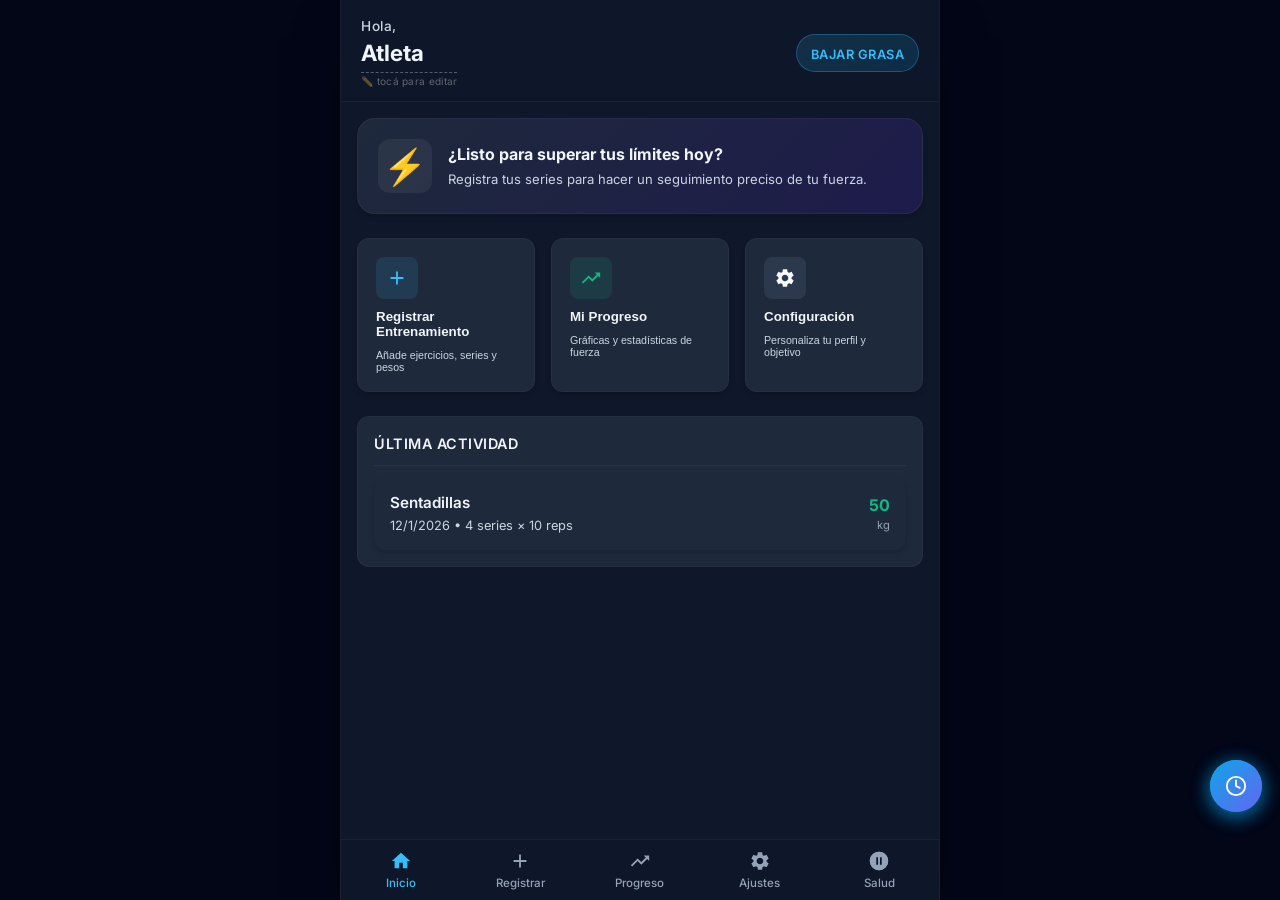
<file: index.html>
<!DOCTYPE html>
<html lang="es">
<head>
  <meta charset="UTF-8">
  <meta name="viewport" content="width=device-width, initial-scale=1.0, maximum-scale=1.0, user-scalable=no, viewport-fit=cover">
  <title>Mi Entrenamiento</title>
  
  <!-- PWA Meta Tags -->
  <link rel="manifest" href="manifest.json">
  <meta name="theme-color" content="#0f172a">
  <meta name="apple-mobile-web-app-capable" content="yes">
  <meta name="apple-mobile-web-app-status-bar-style" content="black-translucent">
  <link rel="apple-touch-icon" href="icon-192.png">
  
  <!-- Estilos -->
  <link rel="stylesheet" href="styles.css">
  
  <!-- Google Fonts -->
  <link rel="preconnect" href="https://fonts.googleapis.com">
  <link rel="preconnect" href="https://fonts.gstatic.com" crossorigin>
  <link href="https://fonts.googleapis.com/css2?family=Inter:wght@300;400;500;600;700;800&display=swap" rel="stylesheet">

  <style>
    /* ── Fixes de contraste y altura ── */
    html, body { height: 100%; }
    .app-container { min-height: 100dvh; }

    /* Nombre editable inline en el header */
    #header-user-name {
      cursor: pointer;
      border-bottom: 1.5px dashed rgba(255,255,255,.3);
      padding-bottom: 2px;
      transition: border-color .2s;
      outline: none;
      min-width: 60px;
      display: inline-block;
    }
    #header-user-name:focus {
      border-bottom-color: #38bdf8;
    }
    #header-user-name:focus::after {
      content: none;
    }
    .name-edit-hint {
      font-size: 10px;
      color: rgba(255,255,255,.35);
      letter-spacing: .3px;
      margin-top: 1px;
      display: block;
    }

    /* Mejor contraste en textos secundarios */
    .item-meta, .item-notes, .greeting-text,
    .menu-card p, .radio-desc, .stat-label,
    .about-card p, .danger-zone p,
    .welcome-text p {
      color: #cbd5e1 !important;
    }
    .menu-card h3, .stat-value, .item-title,
    .welcome-text h2, h1, h2, h3, h4 {
      color: #f1f5f9 !important;
    }
    label { color: #e2e8f0 !important; }
    .pwa-badge { color: #94a3b8 !important; }
  </style>
</head>
<body>

  <div class="app-container">
    
    <!-- Header Principal -->
    <header class="main-header">
      <div class="header-content">
        <div class="user-greeting">
          <span class="greeting-text">Hola,</span>
          <h1
            id="header-user-name"
            class="user-name"
            contenteditable="true"
            spellcheck="false"
            title="Tocá para editar tu nombre"
          >Atleta</h1>
          <span class="name-edit-hint">✏️ tocá para editar</span>
        </div>
        <div class="user-badge" id="header-user-badge">
          <span id="user-objective-badge">Ganar masa</span>
        </div>
      </div>
    </header>

    <main class="app-main">
      
      <!-- VISTA INICIO -->
      <section id="view-inicio" class="view active">
        <div class="welcome-card">
          <div class="welcome-icon">⚡</div>
          <div class="welcome-text">
            <h2>¿Listo para superar tus límites hoy?</h2>
            <p>Registra tus series para hacer un seguimiento preciso de tu fuerza.</p>
          </div>
        </div>

        <div class="menu-grid">
          <button class="menu-card" onclick="switchView('view-registrar')">
            <div class="card-icon register-icon">
              <svg xmlns="http://www.w3.org/2000/svg" viewBox="0 0 24 24" fill="currentColor">
                <path d="M19 13h-6v6h-2v-6H5v-2h6V5h2v6h6v2z"/>
              </svg>
            </div>
            <h3>Registrar Entrenamiento</h3>
            <p>Añade ejercicios, series y pesos</p>
          </button>

          <button class="menu-card" onclick="switchView('view-progreso')">
            <div class="card-icon progress-icon">
              <svg xmlns="http://www.w3.org/2000/svg" viewBox="0 0 24 24" fill="currentColor">
                <path d="M16 6l2.29 2.29-4.88 4.88-4-4L2 16.59 3.41 18l6-6 4 4 6.3-6.29L22 12V6h-6z"/>
              </svg>
            </div>
            <h3>Mi Progreso</h3>
            <p>Gráficas y estadísticas de fuerza</p>
          </button>

          <button class="menu-card" onclick="switchView('view-configuracion')">
            <div class="card-icon config-icon">
              <svg xmlns="http://www.w3.org/2000/svg" viewBox="0 0 24 24" fill="currentColor">
                <path d="M19.14 12.94c.04-.3.06-.61.06-.94 0-.32-.02-.64-.07-.94l2.03-1.58c.18-.14.23-.41.12-.61l-1.92-3.32c-.12-.22-.37-.29-.59-.22l-2.39.96c-.5-.38-1.03-.7-1.62-.94l-.36-2.54c-.04-.24-.24-.41-.48-.41h-3.84c-.24 0-.43.17-.47.41l-.36 2.54c-.59.24-1.13.57-1.62.94l-2.39-.96c-.22-.08-.47 0-.59.22L2.74 8.87c-.12.21-.08.47.12.61l2.03 1.58c-.05.3-.09.63-.09.94s.02.64.07.94l-2.03 1.58c-.18.14-.23.41-.12.61l1.92 3.32c.12.22.37.29.59.22l2.39-.96c.5.38 1.03.7 1.62.94l.36 2.54c.05.24.24.41.48.41h3.84c.24 0 .44-.17.47-.41l.36-2.54c.59-.24 1.13-.56 1.62-.94l2.39.96c.22.08.47 0 .59-.22l1.92-3.32c.12-.22.07-.47-.12-.61l-2.01-1.58zM12 15.6c-1.98 0-3.6-1.62-3.6-3.6s1.62-3.6 3.6-3.6 3.6 1.62 3.6 3.6-1.62 3.6-3.6 3.6z"/>
              </svg>
            </div>
            <h3>Configuración</h3>
            <p>Personaliza tu perfil y objetivo</p>
          </button>
        </div>

        <div class="recent-box">
          <div class="box-header">
            <h4>Última Actividad</h4>
          </div>
          <div id="quick-recent-workout" class="quick-status-empty">
            No hay entrenamientos registrados aún. ¡Registra el primero!
          </div>
        </div>
      </section>

      <!-- VISTA REGISTRAR -->
      <section id="view-registrar" class="view">
        <div class="section-nav">
          <button class="btn-back" onclick="switchView('view-inicio')">
            <svg xmlns="http://www.w3.org/2000/svg" viewBox="0 0 24 24" fill="currentColor" width="24" height="24">
              <path d="M20 11H7.83l5.59-5.59L12 4l-8 8 8 8 1.41-1.41L7.83 13H20v-2z"/>
            </svg>
            <span>Atrás</span>
          </button>
          <h2>Nuevo Registro</h2>
        </div>

        <form id="workout-form" class="custom-form">
          <div class="form-group">
            <label for="workout-type">Ejercicio o Grupo Muscular</label>
            <input type="text" id="workout-type" placeholder="Ej. Press Banca, Sentadillas, Espalda" required list="exercise-suggestions">
            <datalist id="exercise-suggestions">
              <option value="Sentadillas">
              <option value="Press de Banca">
              <option value="Peso Muerto">
              <option value="Dominadas">
              <option value="Prensa de Piernas">
              <option value="Press Militar">
              <option value="Curl de Bíceps">
              <option value="Extensión de Tríceps">
              <option value="Remo con Barra">
              <option value="Zancadas">
            </datalist>
          </div>

          <div class="form-row">
            <div class="form-group">
              <label for="workout-sets">Series</label>
              <input type="number" id="workout-sets" min="1" max="20" value="4" required>
            </div>
            <div class="form-group">
              <label for="workout-reps">Reps (Promedio)</label>
              <input type="number" id="workout-reps" min="1" max="100" value="10" required>
            </div>
            <div class="form-group">
              <label for="workout-weight">Peso (kg)</label>
              <input type="number" id="workout-weight" min="0" max="1000" step="0.5" value="60" required>
            </div>
          </div>

          <div class="form-group">
            <label for="workout-notes">Notas / Observaciones</label>
            <textarea id="workout-notes" rows="2" placeholder="Ej. Sentí buena congestión, subir peso la próxima semana"></textarea>
          </div>

          <button type="submit" class="btn-primary">
            <span>Guardar Entrenamiento</span>
            <svg xmlns="http://www.w3.org/2000/svg" viewBox="0 0 24 24" fill="currentColor" width="20" height="20">
              <path d="M9 16.17L4.83 12l-1.42 1.41L9 19 21 7l-1.41-1.41z"/>
            </svg>
          </button>
        </form>

        <div class="records-container">
          <h3 class="container-title">Historial Reciente</h3>
          <div id="workout-list" class="list-placeholder"></div>
        </div>
      </section>

      <!-- VISTA PROGRESO -->
      <section id="view-progreso" class="view">
        <div class="section-nav">
          <button class="btn-back" onclick="switchView('view-inicio')">
            <svg xmlns="http://www.w3.org/2000/svg" viewBox="0 0 24 24" fill="currentColor" width="24" height="24">
              <path d="M20 11H7.83l5.59-5.59L12 4l-8 8 8 8 1.41-1.41L7.83 13H20v-2z"/>
            </svg>
            <span>Atrás</span>
          </button>
          <h2>Mi Progreso</h2>
        </div>

        <div class="chart-card">
          <div class="chart-header">
            <h3>Evolución de Cargas</h3>
            <select id="chart-exercise-filter" class="chart-select">
              <option value="all">Todos los Ejercicios</option>
            </select>
          </div>
          <div class="canvas-wrapper">
            <canvas id="progress-canvas"></canvas>
            <div id="no-chart-data" class="chart-empty-msg">
              Registra diferentes entrenamientos para trazar tu gráfica de progreso.
            </div>
          </div>
          <div class="chart-legend">
            <span class="legend-item"><span class="dot primary"></span> Carga Máxima (kg)</span>
            <span class="legend-item"><span class="dot secondary"></span> Volumen (Series × Reps)</span>
          </div>
        </div>

        <div class="stats-grid">
          <div class="stat-card">
            <span class="stat-label">Total Entrenamientos</span>
            <span id="stat-total-workouts" class="stat-value">0</span>
          </div>
          <div class="stat-card">
            <span class="stat-label">Carga Máxima</span>
            <span id="stat-max-weight" class="stat-value">0 kg</span>
          </div>
        </div>

        <div class="danger-zone">
          <h3>Borrar Datos</h3>
          <p>Esta acción eliminará de forma permanente todo tu historial de entrenamiento y configuración local.</p>
          <button id="btn-clear-data" class="btn-danger">
            <svg xmlns="http://www.w3.org/2000/svg" viewBox="0 0 24 24" fill="currentColor" width="18" height="18">
              <path d="M6 19c0 1.1.9 2 2 2h8c1.1 0 2-.9 2-2V7H6v12zM19 4h-3.5l-1-1h-5l-1 1H5v2h14V4z"/>
            </svg>
            <span>Reiniciar Todos los Datos</span>
          </button>
        </div>
      </section>

      <!-- VISTA CONFIGURACION -->
      <section id="view-configuracion" class="view">
        <div class="section-nav">
          <button class="btn-back" onclick="switchView('view-inicio')">
            <svg xmlns="http://www.w3.org/2000/svg" viewBox="0 0 24 24" fill="currentColor" width="24" height="24">
              <path d="M20 11H7.83l5.59-5.59L12 4l-8 8 8 8 1.41-1.41L7.83 13H20v-2z"/>
            </svg>
            <span>Atrás</span>
          </button>
          <h2>Configuración</h2>
        </div>

        <form id="config-form" class="custom-form">
          <div class="form-group">
            <label for="user-name-input">Nombre del Deportista / Cliente</label>
            <input type="text" id="user-name-input" placeholder="Tu nombre o Nickname" required>
          </div>

          <div class="form-group">
            <label>Objetivo de Entrenamiento</label>
            <div class="radio-selectors">
              <label class="radio-card">
                <input type="radio" name="user-objective" value="Bajar grasa" checked>
                <div class="radio-content">
                  <span class="radio-emoji">💪</span>
                  <div class="radio-txt">
                    <span class="radio-title">Bajar grasa</span>
                    <span class="radio-desc">Déficit calórico, tonificación muscular extrema</span>
                  </div>
                </div>
              </label>
              <label class="radio-card">
                <input type="radio" name="user-objective" value="Ganar masa">
                <div class="radio-content">
                  <span class="radio-emoji">🔥</span>
                  <div class="radio-txt">
                    <span class="radio-title">Ganar masa muscular</span>
                    <span class="radio-desc">Superavit calórico, hipertrofia enfocada</span>
                  </div>
                </div>
              </label>
              <label class="radio-card">
                <input type="radio" name="user-objective" value="Tonificar">
                <div class="radio-content">
                  <span class="radio-emoji">✨</span>
                  <div class="radio-txt">
                    <span class="radio-title">Tonificar y Fuerza</span>
                    <span class="radio-desc">Mantenimiento de grasa, ganancia de potencia</span>
                  </div>
                </div>
              </label>
            </div>
          </div>

          <button type="submit" class="btn-primary">
            <span>Guardar Configuración</span>
            <svg xmlns="http://www.w3.org/2000/svg" viewBox="0 0 24 24" fill="currentColor" width="20" height="20">
              <path d="M9 16.17L4.83 12l-1.42 1.41L9 19 21 7l-1.41-1.41z"/>
            </svg>
          </button>
        </form>

        <div class="about-card">
          <h4>Acerca de la App</h4>
          <p>Entrenamiento Tracker PWA. Funciona 100% offline y almacena localmente todos tus registros de forma segura.</p>
          <div class="pwa-badge">Versión 1.2.0 • PWA Autónoma</div>
        </div>
      </section>

    </main>

    <!-- Nav inferior -->
    <nav class="bottom-nav">
      <button class="nav-item active" id="nav-inicio" onclick="switchView('view-inicio')">
        <svg xmlns="http://www.w3.org/2000/svg" viewBox="0 0 24 24" fill="currentColor" class="nav-icon">
          <path d="M10 20v-6h4v6h5v-8h3L12 3 2 12h3v8z"/>
        </svg>
        <span>Inicio</span>
      </button>
      <button class="nav-item" id="nav-registrar" onclick="switchView('view-registrar')">
        <svg xmlns="http://www.w3.org/2000/svg" viewBox="0 0 24 24" fill="currentColor" class="nav-icon">
          <path d="M19 13h-6v6h-2v-6H5v-2h6V5h2v6h6v2z"/>
        </svg>
        <span>Registrar</span>
      </button>
      <button class="nav-item" id="nav-progreso" onclick="switchView('view-progreso')">
        <svg xmlns="http://www.w3.org/2000/svg" viewBox="0 0 24 24" fill="currentColor" class="nav-icon">
          <path d="M16 6l2.29 2.29-4.88 4.88-4-4L2 16.59 3.41 18l6-6 4 4 6.3-6.29L22 12V6h-6z"/>
        </svg>
        <span>Progreso</span>
      </button>
      <button class="nav-item" id="nav-configuracion" onclick="switchView('view-configuracion')">
        <svg xmlns="http://www.w3.org/2000/svg" viewBox="0 0 24 24" fill="currentColor" class="nav-icon">
          <path d="M19.14 12.94c.04-.3.06-.61.06-.94 0-.32-.02-.64-.07-.94l2.03-1.58c.18-.14.23-.41.12-.61l-1.92-3.32c-.12-.22-.37-.29-.59-.22l-2.39.96c-.5-.38-1.03-.7-1.62-.94l-.36-2.54c-.04-.24-.24-.41-.48-.41h-3.84c-.24 0-.43.17-.47.41l-.36 2.54c-.59.24-1.13.57-1.62.94l-2.39-.96c-.22-.08-.47 0-.59.22L2.74 8.87c-.12.21-.08.47.12.61l2.03 1.58c-.05.3-.09.63-.09.94s.02.64.07.94l-2.03 1.58c-.18.14-.23.41-.12.61l1.92 3.32c.12.22.37.29.59.22l2.39-.96c.5.38 1.03.7 1.62.94l.36 2.54c.05.24.24.41.48.41h3.84c.24 0 .44-.17.47-.41l.36-2.54c.59-.24 1.13-.56 1.62-.94l2.39.96c.22.08.47 0 .59-.22l1.92-3.32c.12-.22.07-.47-.12-.61l-2.01-1.58zM12 15.6c-1.98 0-3.6-1.62-3.6-3.6s1.62-3.6 3.6-3.6 3.6 1.62 3.6 3.6-1.62 3.6-3.6 3.6z"/>
        </svg>
        <span>Ajustes</span>
      </button>
    </nav>
  </div>

  <script src="app.js"></script>
  <script src="timer.js"></script>
  <script src="features.js"></script>

  <!-- Nombre editable inline: guarda al perder foco o presionar Enter -->
  <script>
    (function() {
      const el = document.getElementById('header-user-name');
      if (!el) return;
      function saveName() {
        const name = el.textContent.trim();
        if (!name) { el.textContent = 'Atleta'; return; }
        // Actualizar perfil en app.js
        if (typeof userProfile !== 'undefined') {
          userProfile.name = name;
          if (typeof saveProfile === 'function') saveProfile();
        }
        const inp = document.getElementById('user-name-input');
        if (inp) inp.value = name;
      }
      el.addEventListener('blur', saveName);
      el.addEventListener('keydown', (e) => {
        if (e.key === 'Enter') { e.preventDefault(); el.blur(); }
      });
    })();
  </script>
  
  <script src="app.js"></script>
<script src="timer.js"></script>
<script src="features.js"></script>
<script src="salud.js"></script>
</body>
</html>
</file>
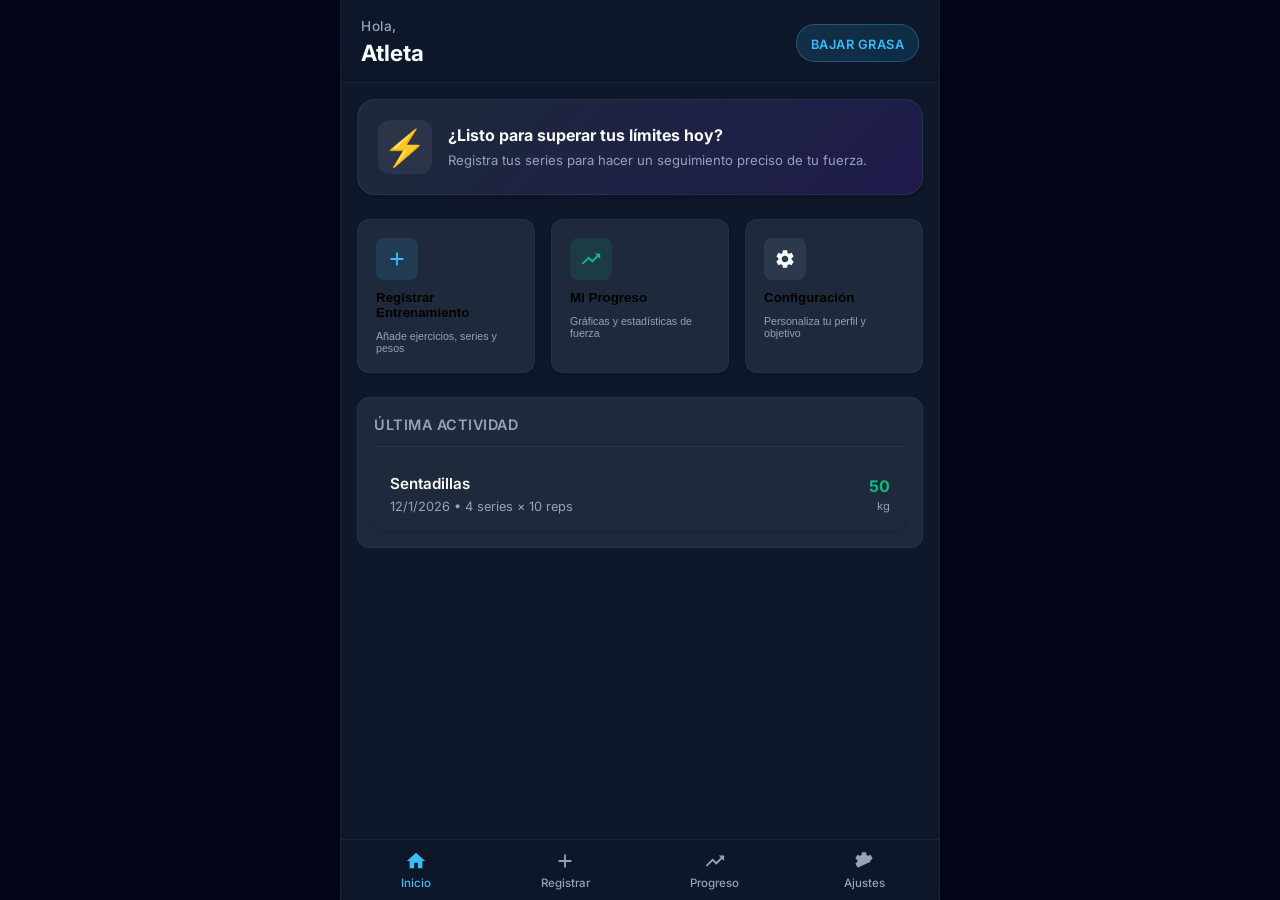
<file: app/src/main/assets/index.html>
<!DOCTYPE html>
<html lang="es">
<head>
  <meta charset="UTF-8">
  <meta name="viewport" content="width=device-width, initial-scale=1.0, maximum-scale=1.0, user-scalable=no, viewport-fit=cover">
  <title>Mi Entrenamiento</title>
  
  <!-- PWA Meta Tags -->
  <link rel="manifest" href="manifest.json">
  <meta name="theme-color" content="#0f172a">
  <meta name="apple-mobile-web-app-capable" content="yes">
  <meta name="apple-mobile-web-app-status-bar-style" content="black-translucent">
  <link rel="apple-touch-icon" href="icon-192.png">
  
  <!-- Estilos -->
  <link rel="stylesheet" href="styles.css">
  
  <!-- Google Fonts: Inter para un look moderno y limpio -->
  <link rel="preconnect" href="https://fonts.googleapis.com">
  <link rel="preconnect" href="https://fonts.gstatic.com" crossorigin>
  <link href="https://fonts.googleapis.com/css2?family=Inter:wght@300;400;500;600;700;800&display=swap" rel="stylesheet">
</head>
<body>

  <!-- App Shell -->
  <div class="app-container">
    
    <!-- Header Principal -->
    <header class="main-header">
      <div class="header-content">
        <div class="user-greeting">
          <span class="greeting-text">Hola,</span>
          <h1 id="header-user-name" class="user-name">Atleta</h1>
        </div>
        <div class="user-badge" id="header-user-badge">
          <span id="user-objective-badge">Ganar masa</span>
        </div>
      </div>
    </header>

    <!-- Pestañas de Navegación / Pantalla de Inicio -->
    <main class="app-main">
      
      <!-- VISTA INICIO -->
      <section id="view-inicio" class="view active">
        <div class="welcome-card">
          <div class="welcome-icon">⚡</div>
          <div class="welcome-text">
            <h2>¿Listo para superar tus límites hoy?</h2>
            <p>Registra tus series para hacer un seguimiento preciso de tu fuerza.</p>
          </div>
        </div>

        <div class="menu-grid">
          <button class="menu-card" onclick="switchView('view-registrar')">
            <div class="card-icon register-icon">
              <svg xmlns="http://www.w3.org/2000/svg" viewBox="0 0 24 24" fill="currentColor">
                <path d="M19 13h-6v6h-2v-6H5v-2h6V5h2v6h6v2z"/>
              </svg>
            </div>
            <h3>Registrar Entrenamiento</h3>
            <p>Añade ejercicios, series y pesos</p>
          </button>

          <button class="menu-card" onclick="switchView('view-progreso')">
            <div class="card-icon progress-icon">
              <svg xmlns="http://www.w3.org/2000/svg" viewBox="0 0 24 24" fill="currentColor">
                <path d="M16 6l2.29 2.29-4.88 4.88-4-4L2 16.59 3.41 18l6-6 4 4 6.3-6.29L22 12V6h-6z"/>
              </svg>
            </div>
            <h3>Mi Progreso</h3>
            <p>Gráficas y estadísticas de fuerza</p>
          </button>

          <button class="menu-card" onclick="switchView('view-configuracion')">
            <div class="card-icon config-icon">
              <svg xmlns="http://www.w3.org/2000/svg" viewBox="0 0 24 24" fill="currentColor">
                <path d="M19.14 12.94c.04-.3.06-.61.06-.94 0-.32-.02-.64-.07-.94l2.03-1.58c.18-.14.23-.41.12-.61l-1.92-3.32c-.12-.22-.37-.29-.59-.22l-2.39.96c-.5-.38-1.03-.7-1.62-.94l-.36-2.54c-.04-.24-.24-.41-.48-.41h-3.84c-.24 0-.43.17-.47.41l-.36 2.54c-.59.24-1.13.57-1.62.94l-2.39-.96c-.22-.08-.47 0-.59.22L2.74 8.87c-.12.21-.08.47.12.61l2.03 1.58c-.05.3-.09.63-.09.94s.02.64.07.94l-2.03 1.58c-.18.14-.23.41-.12.61l1.92 3.32c.12.22.37.29.59.22l2.39-.96c.5.38 1.03.7 1.62.94l.36 2.54c.05.24.24.41.48.41h3.84c.24 0 .44-.17.47-.41l.36-2.54c.59-.24 1.13-.56 1.62-.94l2.39.96c.22.08.47 0 .59-.22l1.92-3.32c.12-.22.07-.47-.12-.61l-2.01-1.58zM12 15.6c-1.98 0-3.6-1.62-3.6-3.6s1.62-3.6 3.6-3.6 3.6 1.62 3.6 3.6-1.62 3.6-3.6 3.6z"/>
              </svg>
            </div>
            <h3>Configuración</h3>
            <p>Personaliza tu perfil y objetivo</p>
          </button>
        </div>

        <!-- Resumen rápido de la última actividad -->
        <div class="recent-box">
          <div class="box-header">
            <h4>Última Actividad</h4>
          </div>
          <div id="quick-recent-workout" class="quick-status-empty">
            No hay entrenamientos registrados aún. ¡Registra el primero!
          </div>
        </div>
      </section>

      <!-- VISTA REGISTRAR -->
      <section id="view-registrar" class="view">
        <div class="section-nav">
          <button class="btn-back" onclick="switchView('view-inicio')">
            <svg xmlns="http://www.w3.org/2000/svg" viewBox="0 0 24 24" fill="currentColor" width="24" height="24">
              <path d="M20 11H7.83l5.59-5.59L12 4l-8 8 8 8 1.41-1.41L7.83 13H20v-2z"/>
            </svg>
            <span>Atrás</span>
          </button>
          <h2>Nuevo Registro</h2>
        </div>

        <form id="workout-form" class="custom-form">
          <div class="form-group">
            <label for="workout-type">Ejercicio o Grupo Muscular</label>
            <input type="text" id="workout-type" placeholder="Ej. Press Banca, Sentadillas, Espalda" required list="exercise-suggestions">
            <datalist id="exercise-suggestions">
              <option value="Sentadillas">
              <option value="Press de Banca">
              <option value="Peso Muerto">
              <option value="Dominadas">
              <option value="Prensa de Piernas">
              <option value="Press Militar">
              <option value="Curl de Bíceps">
              <option value="Extensión de Tríceps">
              <option value="Remo con Barra">
              <option value="Zancadas">
            </datalist>
          </div>

          <div class="form-row">
            <div class="form-group">
              <label for="workout-sets">Series</label>
              <input type="number" id="workout-sets" min="1" max="20" value="4" required>
            </div>
            <div class="form-group">
              <label for="workout-reps">Reps (Promedio)</label>
              <input type="number" id="workout-reps" min="1" max="100" value="10" required>
            </div>
            <div class="form-group">
              <label for="workout-weight">Peso (kg)</label>
              <input type="number" id="workout-weight" min="0" max="1000" step="0.5" value="60" required>
            </div>
          </div>

          <div class="form-group">
            <label for="workout-notes">Notas / Observaciones</label>
            <textarea id="workout-notes" rows="2" placeholder="Ej. Sentí buena congestión, subir peso la próxima semana"></textarea>
          </div>

          <button type="submit" class="btn-primary">
            <span>Guardar Entrenamiento</span>
            <svg xmlns="http://www.w3.org/2000/svg" viewBox="0 0 24 24" fill="currentColor" width="20" height="20">
              <path d="M9 16.17L4.83 12l-1.42 1.41L9 19 21 7l-1.41-1.41z"/>
            </svg>
          </button>
        </form>

        <div class="records-container">
          <h3 class="container-title">Historial Reciente</h3>
          <div id="workout-list" class="list-placeholder">
            <!-- Los registros se inyectarán aquí dinámicamente -->
          </div>
        </div>
      </section>

      <!-- VISTA PROGRESO -->
      <section id="view-progreso" class="view">
        <div class="section-nav">
          <button class="btn-back" onclick="switchView('view-inicio')">
            <svg xmlns="http://www.w3.org/2000/svg" viewBox="0 0 24 24" fill="currentColor" width="24" height="24">
              <path d="M20 11H7.83l5.59-5.59L12 4l-8 8 8 8 1.41-1.41L7.83 13H20v-2z"/>
            </svg>
            <span>Atrás</span>
          </button>
          <h2>Mi Progreso</h2>
        </div>

        <div class="chart-card">
          <div class="chart-header">
            <h3>Evolución de Cargas</h3>
            <select id="chart-exercise-filter" class="chart-select">
              <option value="all">Todos los Ejercicios</option>
            </select>
          </div>
          
          <div class="canvas-wrapper">
            <canvas id="progress-canvas"></canvas>
            <div id="no-chart-data" class="chart-empty-msg">
              Registra diferentes entrenamientos para trazar tu gráfica de progreso.
            </div>
          </div>
          <div class="chart-legend">
            <span class="legend-item"><span class="dot primary"></span> Carga Máxima (kg)</span>
            <span class="legend-item"><span class="dot secondary"></span> Volumen (Series × Reps)</span>
          </div>
        </div>

        <!-- Estadísticas -->
        <div class="stats-grid">
          <div class="stat-card">
            <span class="stat-label">Total Entrenamientos</span>
            <span id="stat-total-workouts" class="stat-value">0</span>
          </div>
          <div class="stat-card">
            <span class="stat-label">Carga Máxima</span>
            <span id="stat-max-weight" class="stat-value">0 kg</span>
          </div>
        </div>

        <div class="danger-zone">
          <h3>Borrar Datos</h3>
          <p>Esta acción eliminará de forma permanente todo tu historial de entrenamiento y configuración local.</p>
          <button id="btn-clear-data" class="btn-danger">
            <svg xmlns="http://www.w3.org/2000/svg" viewBox="0 0 24 24" fill="currentColor" width="18" height="18">
              <path d="M6 19c0 1.1.9 2 2 2h8c1.1 0 2-.9 2-2V7H6v12zM19 4h-3.5l-1-1h-5l-1 1H5v2h14V4z"/>
            </svg>
            <span>Reiniciar Todos los Datos</span>
          </button>
        </div>
      </section>

      <!-- VISTA CONFIGURACION -->
      <section id="view-configuracion" class="view">
        <div class="section-nav">
          <button class="btn-back" onclick="switchView('view-inicio')">
            <svg xmlns="http://www.w3.org/2000/svg" viewBox="0 0 24 24" fill="currentColor" width="24" height="24">
              <path d="M20 11H7.83l5.59-5.59L12 4l-8 8 8 8 1.41-1.41L7.83 13H20v-2z"/>
            </svg>
            <span>Atrás</span>
          </button>
          <h2>Configuración</h2>
        </div>

        <form id="config-form" class="custom-form">
          <div class="form-group">
            <label for="user-name-input">Nombre del Deportista / Cliente</label>
            <input type="text" id="user-name-input" placeholder="Tu nombre o Nickname" required>
          </div>

          <div class="form-group">
            <label>Objetivo de Entrenamiento</label>
            <div class="radio-selectors">
              <label class="radio-card">
                <input type="radio" name="user-objective" value="Bajar grasa" checked>
                <div class="radio-content">
                  <span class="radio-emoji">💪</span>
                  <div class="radio-txt">
                    <span class="radio-title">Bajar grasa</span>
                    <span class="radio-desc">Déficit calórico, tonificación muscular extrema</span>
                  </div>
                </div>
              </label>

              <label class="radio-card">
                <input type="radio" name="user-objective" value="Ganar masa">
                <div class="radio-content">
                  <span class="radio-emoji">🔥</span>
                  <div class="radio-txt">
                    <span class="radio-title">Ganar masa muscular</span>
                    <span class="radio-desc">Superavit calórico, hipertrofia enfocada</span>
                  </div>
                </div>
              </label>

              <label class="radio-card">
                <input type="radio" name="user-objective" value="Tonificar">
                <div class="radio-content">
                  <span class="radio-emoji">✨</span>
                  <div class="radio-txt">
                    <span class="radio-title">Tonificar y Fuerza</span>
                    <span class="radio-desc">Mantenimiento de grasa, ganancia de potencia</span>
                  </div>
                </div>
              </label>
            </div>
          </div>

          <button type="submit" class="btn-primary">
            <span>Guardar Configuración</span>
            <svg xmlns="http://www.w3.org/2000/svg" viewBox="0 0 24 24" fill="currentColor" width="20" height="20">
              <path d="M9 16.17L4.83 12l-1.42 1.41L9 19 21 7l-1.41-1.41z"/>
            </svg>
          </button>
        </form>

        <div class="about-card">
          <h4>Acerca de la App</h4>
          <p>Entrenamiento Tracker PWA. Funciona 100% offline y almacena localmente todos tus registros de forma segura.</p>
          <div class="pwa-badge">Versión 1.1.0 • PWA Autónoma</div>
        </div>
      </section>

    </main>

    <!-- Barra de Navegación Nav-Bar Inferior Móvil -->
    <nav class="bottom-nav">
      <button class="nav-item active" id="nav-inicio" onclick="switchView('view-inicio')">
        <svg xmlns="http://www.w3.org/2000/svg" viewBox="0 0 24 24" fill="currentColor" class="nav-icon">
          <path d="M10 20v-6h4v6h5v-8h3L12 3 2 12h3v8z"/>
        </svg>
        <span>Inicio</span>
      </button>
      <button class="nav-item" id="nav-registrar" onclick="switchView('view-registrar')">
        <svg xmlns="http://www.w3.org/2000/svg" viewBox="0 0 24 24" fill="currentColor" class="nav-icon">
          <path d="M19 13h-6v6h-2v-6H5v-2h6V5h2v6h6v2z"/>
        </svg>
        <span>Registrar</span>
      </button>
      <button class="nav-item" id="nav-progreso" onclick="switchView('view-progreso')">
        <svg xmlns="http://www.w3.org/2000/svg" viewBox="0 0 24 24" fill="currentColor" class="nav-icon">
          <path d="M16 6l2.29 2.29-4.88 4.88-4-4L2 16.59 3.41 18l6-6 4 4 6.3-6.29L22 12V6h-6z"/>
        </svg>
        <span>Progreso</span>
      </button>
      <button class="nav-item" id="nav-configuracion" onclick="switchView('view-configuracion')">
        <svg xmlns="http://www.w3.org/2000/svg" viewBox="0 0 24 24" fill="currentColor" class="nav-icon">
          <path d="M19.14 12.94c.04-.3.06-.61.06-.94 0-.32-.02-.64-.07-.94l2.03-1.58c.18-.14.23-.41.12-.61l-1.92-3.32c-.12-.22-.37-.29-.59-.22l-2.39.96c-.5-.38-1.03-.7-1.62-.94l-.36-2.54c-.04-.24-.24-.41-.48-.41h-3.84c-.24 0-.43.17-.47.41l-.36 2.54c-.59.24-1.13.57-1.62.94l-2.39-.96c-.22-.08-.47 0-.59.22L2.74 8.87c-.12.21-.08.47.12.61l2.03 1.58c-.05.3-.09.63-.09.94s.02.64.07.94l-2.03 1.58c-.18.14-.23.41-.12.61l1.92 3.32.37.29c.22-.08.47 0 .59.22O"/>
        </svg>
        <span>Ajustes</span>
      </button>
    </nav>
  </div>

  <script src="app.js"></script>
</body>
</html>
</file>
<file: styles.css>
/* ==========================================================================
   FITNESS TRACKER - ESTILOS PRINCIPALES
   ========================================================================== */

:root {
  --color-bg: #0f172a;       /* Slate 900 */
  --color-bg-card: #1e293b;  /* Slate 800 */
  --color-bg-input: #334155; /* Slate 700 */
  --color-border: #475569;   /* Slate 600 */
  --color-text-primary: #f8fafc; /* Slate 50 */
  --color-text-secondary: #94a3b8; /* Slate 400 */
  
  --color-primary: #38bdf8;  /* Sky 400 */
  --color-primary-dark: #0ea5e9; /* Sky 500 */
  --color-accent: #10b981;   /* Emerald 500 */
  --color-danger: #ef4444;   /* Red 500 */
  --color-danger-hover: #dc2626; /* Red 600 */
  
  --font-family: 'Inter', -apple-system, BlinkMacSystemFont, "Segoe UI", Roboto, Helvetica, Arial, sans-serif;
  --radius-sm: 8px;
  --radius-md: 12px;
  --radius-lg: 18px;
  --transition: all 0.25s cubic-bezier(0.4, 0, 0.2, 1);
  --shadow: 0 4px 6px -1px rgb(0 0 0 / 0.1), 0 2px 4px -2px rgb(0 0 0 / 0.1);
}

/* Reset general */
* {
  box-sizing: border-box;
  margin: 0;
  padding: 0;
  -webkit-tap-highlight-color: transparent; /* Quita el destello al pulsar en celulares */
}

body {
  font-family: var(--font-family);
  background-color: var(--color-bg);
  color: var(--color-text-primary);
  line-height: 1.5;
  width: 100vw;
  overflow-x: hidden;
  display: flex;
  justify-content: center;
}

/* App Wrapper */
.app-container {
  display: flex;
  flex-direction: column;
  width: 100%;
  max-width: 600px; /* Limita el ancho para pantallas grandes */
  min-height: 100vh;
  padding-bottom: 74px; /* Espacio para barra de navegación inferior */
  position: relative;
}

/* Header */
.main-header {
  background-color: rgba(15, 23, 42, 0.85);
  backdrop-filter: blur(8px);
  border-bottom: 1px solid rgba(255, 255, 255, 0.05);
  padding: 16px 20px 12px;
  position: sticky;
  top: 0;
  z-index: 100;
}

.header-content {
  display: flex;
  justify-content: space-between;
  align-items: center;
}

.user-greeting {
  display: flex;
  flex-direction: column;
}

.greeting-text {
  font-size: 0.85em;
  color: var(--color-text-secondary);
  font-weight: 500;
  letter-spacing: 0.5px;
}

.user-name {
  font-size: 1.4em;
  font-weight: 700;
  color: var(--color-text-primary);
}

.user-badge {
  background: linear-gradient(135deg, rgba(56, 189, 248, 0.15) 0%, rgba(14, 165, 233, 0.15) 100%);
  border: 1px solid rgba(56, 189, 248, 0.3);
  padding: 6px 14px;
  border-radius: 999px;
}

.user-badge span {
  font-size: 0.8em;
  font-weight: 600;
  color: var(--color-primary);
  text-transform: uppercase;
  letter-spacing: 0.5px;
}

/* Contenedor Main */
.app-main {
  flex: 1;
  padding: 16px;
  overflow-y: auto;
}

/* Control de Vistas */
.view {
  display: none;
  opacity: 0;
  transform: translateY(10px);
  transition: var(--transition);
}

.view.active {
  display: block;
  opacity: 1;
  transform: translateY(0);
}

/* Vista Inicio: Tarjeta de bienvenida */
.welcome-card {
  background: linear-gradient(135deg, var(--color-bg-card) 0%, #1e1b4b 100%);
  border: 1px solid rgba(255, 255, 255, 0.05);
  padding: 20px;
  border-radius: var(--radius-lg);
  margin-bottom: 24px;
  display: flex;
  align-items: center;
  gap: 16px;
  box-shadow: var(--shadow);
}

.welcome-icon {
  font-size: 2.2em;
  width: 54px;
  height: 54px;
  background-color: rgba(255, 255, 255, 0.06);
  border-radius: var(--radius-md);
  display: flex;
  align-items: center;
  justify-content: center;
}

.welcome-text h2 {
  font-size: 1em;
  font-weight: 700;
  margin-bottom: 4px;
}

.welcome-text p {
  font-size: 0.82em;
  color: var(--color-text-secondary);
}

/* Rejilla de Menú */
.menu-grid {
  display: grid;
  grid-template-columns: 1fr;
  gap: 16px;
  margin-bottom: 24px;
}

.menu-card {
  background-color: var(--color-bg-card);
  border: 1px solid rgba(255, 255, 255, 0.03);
  padding: 18px;
  border-radius: var(--radius-md);
  text-align: left;
  cursor: pointer;
  transition: var(--transition);
  display: flex;
  flex-direction: column;
  gap: 10px;
  box-shadow: var(--shadow);
}

.menu-card:active {
  transform: scale(0.97);
  background-color: var(--color-bg-input);
}

.card-icon {
  width: 42px;
  height: 42px;
  border-radius: var(--radius-sm);
  display: flex;
  align-items: center;
  justify-content: center;
}

.card-icon svg {
  width: 22px;
  height: 22px;
}

.register-icon {
  background-color: rgba(56, 189, 248, 0.12);
  color: var(--color-primary);
}

.progress-icon {
  background-color: rgba(16, 185, 129, 0.12);
  color: var(--color-accent);
}

.config-icon {
  background-color: rgba(148, 163, 184, 0.12);
  color: var(--color-text-primary);
}

.menu-card h3 {
  font-size: 1em;
  font-weight: 600;
}

.menu-card p {
  font-size: 0.8em;
  color: var(--color-text-secondary);
}

/* Caja de actividad reciente */
.recent-box {
  background-color: var(--color-bg-card);
  border-radius: var(--radius-md);
  border: 1px solid rgba(255, 255, 255, 0.03);
  padding: 16px;
}

.box-header {
  border-bottom: 1px solid rgba(255, 255, 255, 0.05);
  padding-bottom: 10px;
  margin-bottom: 12px;
}

.box-header h4 {
  font-size: 0.9em;
  font-weight: 600;
  text-transform: uppercase;
  color: var(--color-text-secondary);
  letter-spacing: 0.5px;
}

.quick-status-empty {
  font-size: 0.85em;
  color: var(--color-text-secondary);
  text-align: center;
  padding: 12px;
}

/* Nav de Secciones */
.section-nav {
  display: flex;
  align-items: center;
  gap: 12px;
  margin-bottom: 20px;
}

.btn-back {
  background-color: var(--color-bg-card);
  border: 1px solid rgba(255, 255, 255, 0.05);
  color: var(--color-text-primary);
  padding: 8px 12px;
  border-radius: var(--radius-sm);
  font-size: 0.8em;
  font-weight: 500;
  cursor: pointer;
  display: flex;
  align-items: center;
  gap: 6px;
  transition: var(--transition);
}

.btn-back:active {
  background-color: var(--color-bg-input);
}

.btn-back svg {
  fill: var(--color-text-primary);
  width: 16px;
  height: 16px;
}

.section-nav h2 {
  font-size: 1.25em;
  font-weight: 700;
}

/* Formularios */
.custom-form {
  background-color: var(--color-bg-card);
  border-radius: var(--radius-md);
  padding: 20px;
  box-shadow: var(--shadow);
  margin-bottom: 24px;
}

.form-group {
  margin-bottom: 16px;
  display: flex;
  flex-direction: column;
  gap: 6px;
}

.form-group label {
  font-size: 0.82em;
  font-weight: 500;
  color: var(--color-text-secondary);
}

.form-group input,
.form-group textarea,
.form-group select {
  background-color: var(--color-bg-input);
  border: 1px solid rgba(255, 255, 255, 0.05);
  color: var(--color-text-primary);
  font-family: var(--font-family);
  font-size: 0.95em;
  padding: 12px 14px;
  border-radius: var(--radius-sm);
  outline: none;
  width: 100%;
  transition: var(--transition);
}

.form-group input:focus,
.form-group textarea:focus,
.form-group select:focus {
  border-color: var(--color-primary);
  box-shadow: 0 0 0 3px rgba(56, 189, 248, 0.15);
}

.form-row {
  display: grid;
  grid-template-columns: 1fr 1fr 1fr;
  gap: 10px;
}

/* Botones */
.btn-primary {
  background: linear-gradient(135deg, var(--color-primary) 0%, var(--color-primary-dark) 100%);
  color: #000;
  font-weight: 700;
  font-size: 0.95em;
  padding: 14px;
  border: none;
  border-radius: var(--radius-sm);
  cursor: pointer;
  display: flex;
  align-items: center;
  justify-content: center;
  gap: 10px;
  width: 100%;
  box-shadow: 0 4px 10px rgba(56, 189, 248, 0.15);
  transition: var(--transition);
}

.btn-primary svg {
  fill: #000;
}

.btn-primary:active {
  transform: translateY(1px);
  filter: brightness(0.9);
}

/* Lista de registros */
.records-container {
  margin-top: 12px;
}

.container-title {
  font-size: 0.95em;
  font-weight: 600;
  margin-bottom: 12px;
  color: var(--color-text-secondary);
}

.list-placeholder {
  display: flex;
  flex-direction: column;
  gap: 10px;
}

.workout-item {
  background-color: var(--color-bg-card);
  border-radius: var(--radius-md);
  padding: 14px 16px;
  display: flex;
  justify-content: space-between;
  align-items: center;
  box-shadow: var(--shadow);
}

.item-info {
  display: flex;
  flex-direction: column;
  gap: 2px;
}

.item-title {
  font-weight: 600;
  font-size: 0.95em;
}

.item-meta {
  font-size: 0.8em;
  color: var(--color-text-secondary);
}

.item-notes {
  font-size: 0.76em;
  color: var(--color-primary);
  margin-top: 4px;
  font-style: italic;
}

.item-metrics {
  text-align: right;
  font-size: 1em;
  font-weight: 700;
  color: var(--color-accent);
}

.item-metrics span {
  font-size: 0.7em;
  color: var(--color-text-secondary);
  font-weight: 400;
  display: block;
}

.no-workouts {
  text-align: center;
  padding: 30px;
  background-color: var(--color-bg-card);
  border-radius: var(--radius-md);
  font-size: 0.85em;
  color: var(--color-text-secondary);
  border: 1px dashed rgba(255, 255, 255, 0.05);
}

/* Gráfico */
.chart-card {
  background-color: var(--color-bg-card);
  border-radius: var(--radius-md);
  padding: 16px;
  box-shadow: var(--shadow);
  margin-bottom: 20px;
}

.chart-header {
  display: flex;
  justify-content: space-between;
  align-items: center;
  margin-bottom: 16px;
}

.chart-header h3 {
  font-size: 0.95em;
  font-weight: 600;
}

.chart-select {
  background-color: var(--color-bg-input);
  border: 1px solid rgba(255, 255, 255, 0.05);
  color: var(--color-text-primary);
  font-size: 0.8em;
  padding: 6px 10px;
  border-radius: var(--radius-sm);
  outline: none;
  cursor: pointer;
}

.canvas-wrapper {
  position: relative;
  width: 100%;
  height: 200px;
}

canvas {
  width: 100%;
  height: 100%;
}

.chart-empty-msg {
  position: absolute;
  top: 0;
  left: 0;
  width: 100%;
  height: 100%;
  display: flex;
  align-items: center;
  justify-content: center;
  background-color: rgba(30, 41, 59, 0.95);
  font-size: 0.8em;
  color: var(--color-text-secondary);
  text-align: center;
  padding: 20px;
  border-radius: var(--radius-sm);
  box-sizing: border-box;
}

.chart-legend {
  display: flex;
  justify-content: center;
  gap: 16px;
  font-size: 0.72em;
  color: var(--color-text-secondary);
  margin-top: 12px;
}

.legend-item {
  display: flex;
  align-items: center;
  gap: 6px;
}

.dot {
  width: 8px;
  height: 8px;
  border-radius: 50%;
  display: inline-block;
}

.dot.primary {
  background-color: var(--color-primary);
}

.dot.secondary {
  background-color: var(--color-accent);
}

/* Stats */
.stats-grid {
  display: grid;
  grid-template-columns: 1fr 1fr;
  gap: 12px;
  margin-bottom: 24px;
}

.stat-card {
  background-color: var(--color-bg-card);
  padding: 16px;
  border-radius: var(--radius-md);
  display: flex;
  flex-direction: column;
  gap: 4px;
  box-shadow: var(--shadow);
}

.stat-label {
  font-size: 0.75em;
  color: var(--color-text-secondary);
  font-weight: 500;
}

.stat-value {
  font-size: 1.3em;
  font-weight: 700;
  color: var(--color-primary);
}

/* Zona de peligro */
.danger-zone {
  background-color: rgba(239, 68, 68, 0.04);
  border: 1px solid rgba(239, 68, 68, 0.15);
  border-radius: var(--radius-md);
  padding: 16px;
}

.danger-zone h3 {
  font-size: 0.9em;
  font-weight: 600;
  color: var(--color-danger);
  margin-bottom: 4px;
}

.danger-zone p {
  font-size: 0.78em;
  color: var(--color-text-secondary);
  margin-bottom: 12px;
}

.btn-danger {
  background-color: var(--color-danger);
  color: #fff;
  border: none;
  font-weight: 600;
  font-size: 0.85em;
  padding: 10px 14px;
  border-radius: var(--radius-sm);
  cursor: pointer;
  display: flex;
  align-items: center;
  justify-content: center;
  gap: 8px;
  transition: var(--transition);
}

.btn-danger:active {
  background-color: var(--color-danger-hover);
}

.btn-danger svg {
  fill: #fff;
}

/* Controles Radio Custom (Objetivos) */
.radio-selectors {
  display: flex;
  flex-direction: column;
  gap: 10px;
}

.radio-card {
  cursor: pointer;
  position: relative;
}

.radio-card input {
  position: absolute;
  opacity: 0;
  width: 0;
  height: 0;
}

.radio-content {
  background-color: var(--color-bg-input);
  border: 1px solid rgba(255, 255, 255, 0.05);
  border-radius: var(--radius-md);
  padding: 14px;
  display: flex;
  align-items: center;
  gap: 12px;
  transition: var(--transition);
}

.radio-emoji {
  font-size: 1.4em;
  background-color: rgba(255, 255, 255, 0.05);
  padding: 8px;
  border-radius: var(--radius-sm);
  display: flex;
  align-items: center;
  justify-content: center;
}

.radio-txt {
  display: flex;
  flex-direction: column;
}

.radio-title {
  font-size: 0.88em;
  font-weight: 600;
}

.radio-desc {
  font-size: 0.74em;
  color: var(--color-text-secondary);
}

.radio-card input:checked + .radio-content {
  border-color: var(--color-primary);
  background-color: rgba(56, 189, 248, 0.05);
  box-shadow: 0 0 0 1px var(--color-primary);
}

.about-card {
  margin-top: 24px;
  text-align: center;
}

.about-card h4 {
  font-size: 0.85em;
  color: var(--color-text-secondary);
}

.about-card p {
  font-size: 0.78em;
  color: var(--color-text-secondary);
  margin: 6px 0 12px;
}

.pwa-badge {
  display: inline-block;
  font-size: 0.7em;
  font-weight: 600;
  background-color: var(--color-bg-input);
  padding: 4px 10px;
  border-radius: 999px;
  color: var(--color-accent);
}

/* Nav Bar Inferior */
.bottom-nav {
  position: fixed;
  bottom: 0;
  left: 50%;
  transform: translateX(-50%);
  width: 100%;
  max-width: 600px;
  background-color: rgba(15, 23, 42, 0.95);
  border-top: 1px solid rgba(255, 255, 255, 0.05);
  backdrop-filter: blur(10px);
  display: flex;
  justify-content: space-around;
  padding: 10px 0 calc(10px + env(safe-area-inset-bottom));
  z-index: 200;
}

.nav-item {
  background: none;
  border: none;
  color: var(--color-text-secondary);
  cursor: pointer;
  display: flex;
  flex-direction: column;
  align-items: center;
  gap: 4px;
  font-family: var(--font-family);
  font-size: 0.72em;
  font-weight: 500;
  flex: 1;
  transition: var(--transition);
}

.nav-icon {
  width: 22px;
  height: 22px;
  fill: var(--color-text-secondary);
  transition: var(--transition);
}

.nav-item.active {
  color: var(--color-primary);
}

.nav-item.active .nav-icon {
  fill: var(--color-primary);
}

/* Ajustes para tabletas y computadoras */
@media (min-width: 600px) {
  body {
    background-color: #020617; /* Slate 950 */
  }
  .app-container {
    background-color: var(--color-bg);
    border-left: 1px solid rgba(255, 255, 255, 0.03);
    border-right: 1px solid rgba(255, 255, 255, 0.03);
    box-shadow: 0 25px 50px -12px rgb(0 0 0 / 0.5);
  }
  .bottom-nav {
    border-left: 1px solid rgba(255, 255, 255, 0.05);
    border-right: 1px solid rgba(255, 255, 255, 0.05);
  }
  .menu-grid {
    grid-template-columns: 1fr 1fr 1fr;
  }
}
</file>
<file: app/src/main/assets/styles.css>
/* ==========================================================================
   FITNESS TRACKER - ESTILOS PRINCIPALES
   ========================================================================== */

:root {
  --color-bg: #0f172a;       /* Slate 900 */
  --color-bg-card: #1e293b;  /* Slate 800 */
  --color-bg-input: #334155; /* Slate 700 */
  --color-border: #475569;   /* Slate 600 */
  --color-text-primary: #f8fafc; /* Slate 50 */
  --color-text-secondary: #94a3b8; /* Slate 400 */
  
  --color-primary: #38bdf8;  /* Sky 400 */
  --color-primary-dark: #0ea5e9; /* Sky 500 */
  --color-accent: #10b981;   /* Emerald 500 */
  --color-danger: #ef4444;   /* Red 500 */
  --color-danger-hover: #dc2626; /* Red 600 */
  
  --font-family: 'Inter', -apple-system, BlinkMacSystemFont, "Segoe UI", Roboto, Helvetica, Arial, sans-serif;
  --radius-sm: 8px;
  --radius-md: 12px;
  --radius-lg: 18px;
  --transition: all 0.25s cubic-bezier(0.4, 0, 0.2, 1);
  --shadow: 0 4px 6px -1px rgb(0 0 0 / 0.1), 0 2px 4px -2px rgb(0 0 0 / 0.1);
}

/* Reset general */
* {
  box-sizing: border-box;
  margin: 0;
  padding: 0;
  -webkit-tap-highlight-color: transparent; /* Quita el destello al pulsar en celulares */
}

body {
  font-family: var(--font-family);
  background-color: var(--color-bg);
  color: var(--color-text-primary);
  line-height: 1.5;
  width: 100vw;
  overflow-x: hidden;
  display: flex;
  justify-content: center;
}

/* App Wrapper */
.app-container {
  display: flex;
  flex-direction: column;
  width: 100%;
  max-width: 600px; /* Limita el ancho para pantallas grandes */
  min-height: 100vh;
  padding-bottom: 74px; /* Espacio para barra de navegación inferior */
  position: relative;
}

/* Header */
.main-header {
  background-color: rgba(15, 23, 42, 0.85);
  backdrop-filter: blur(8px);
  border-bottom: 1px solid rgba(255, 255, 255, 0.05);
  padding: 16px 20px 12px;
  position: sticky;
  top: 0;
  z-index: 100;
}

.header-content {
  display: flex;
  justify-content: space-between;
  align-items: center;
}

.user-greeting {
  display: flex;
  flex-direction: column;
}

.greeting-text {
  font-size: 0.85em;
  color: var(--color-text-secondary);
  font-weight: 500;
  letter-spacing: 0.5px;
}

.user-name {
  font-size: 1.4em;
  font-weight: 700;
  color: var(--color-text-primary);
}

.user-badge {
  background: linear-gradient(135deg, rgba(56, 189, 248, 0.15) 0%, rgba(14, 165, 233, 0.15) 100%);
  border: 1px solid rgba(56, 189, 248, 0.3);
  padding: 6px 14px;
  border-radius: 999px;
}

.user-badge span {
  font-size: 0.8em;
  font-weight: 600;
  color: var(--color-primary);
  text-transform: uppercase;
  letter-spacing: 0.5px;
}

/* Contenedor Main */
.app-main {
  flex: 1;
  padding: 16px;
  overflow-y: auto;
}

/* Control de Vistas */
.view {
  display: none;
  opacity: 0;
  transform: translateY(10px);
  transition: var(--transition);
}

.view.active {
  display: block;
  opacity: 1;
  transform: translateY(0);
}

/* Vista Inicio: Tarjeta de bienvenida */
.welcome-card {
  background: linear-gradient(135deg, var(--color-bg-card) 0%, #1e1b4b 100%);
  border: 1px solid rgba(255, 255, 255, 0.05);
  padding: 20px;
  border-radius: var(--radius-lg);
  margin-bottom: 24px;
  display: flex;
  align-items: center;
  gap: 16px;
  box-shadow: var(--shadow);
}

.welcome-icon {
  font-size: 2.2em;
  width: 54px;
  height: 54px;
  background-color: rgba(255, 255, 255, 0.06);
  border-radius: var(--radius-md);
  display: flex;
  align-items: center;
  justify-content: center;
}

.welcome-text h2 {
  font-size: 1em;
  font-weight: 700;
  margin-bottom: 4px;
}

.welcome-text p {
  font-size: 0.82em;
  color: var(--color-text-secondary);
}

/* Rejilla de Menú */
.menu-grid {
  display: grid;
  grid-template-columns: 1fr;
  gap: 16px;
  margin-bottom: 24px;
}

.menu-card {
  background-color: var(--color-bg-card);
  border: 1px solid rgba(255, 255, 255, 0.03);
  padding: 18px;
  border-radius: var(--radius-md);
  text-align: left;
  cursor: pointer;
  transition: var(--transition);
  display: flex;
  flex-direction: column;
  gap: 10px;
  box-shadow: var(--shadow);
}

.menu-card:active {
  transform: scale(0.97);
  background-color: var(--color-bg-input);
}

.card-icon {
  width: 42px;
  height: 42px;
  border-radius: var(--radius-sm);
  display: flex;
  align-items: center;
  justify-content: center;
}

.card-icon svg {
  width: 22px;
  height: 22px;
}

.register-icon {
  background-color: rgba(56, 189, 248, 0.12);
  color: var(--color-primary);
}

.progress-icon {
  background-color: rgba(16, 185, 129, 0.12);
  color: var(--color-accent);
}

.config-icon {
  background-color: rgba(148, 163, 184, 0.12);
  color: var(--color-text-primary);
}

.menu-card h3 {
  font-size: 1em;
  font-weight: 600;
}

.menu-card p {
  font-size: 0.8em;
  color: var(--color-text-secondary);
}

/* Caja de actividad reciente */
.recent-box {
  background-color: var(--color-bg-card);
  border-radius: var(--radius-md);
  border: 1px solid rgba(255, 255, 255, 0.03);
  padding: 16px;
}

.box-header {
  border-bottom: 1px solid rgba(255, 255, 255, 0.05);
  padding-bottom: 10px;
  margin-bottom: 12px;
}

.box-header h4 {
  font-size: 0.9em;
  font-weight: 600;
  text-transform: uppercase;
  color: var(--color-text-secondary);
  letter-spacing: 0.5px;
}

.quick-status-empty {
  font-size: 0.85em;
  color: var(--color-text-secondary);
  text-align: center;
  padding: 12px;
}

/* Nav de Secciones */
.section-nav {
  display: flex;
  align-items: center;
  gap: 12px;
  margin-bottom: 20px;
}

.btn-back {
  background-color: var(--color-bg-card);
  border: 1px solid rgba(255, 255, 255, 0.05);
  color: var(--color-text-primary);
  padding: 8px 12px;
  border-radius: var(--radius-sm);
  font-size: 0.8em;
  font-weight: 500;
  cursor: pointer;
  display: flex;
  align-items: center;
  gap: 6px;
  transition: var(--transition);
}

.btn-back:active {
  background-color: var(--color-bg-input);
}

.btn-back svg {
  fill: var(--color-text-primary);
  width: 16px;
  height: 16px;
}

.section-nav h2 {
  font-size: 1.25em;
  font-weight: 700;
}

/* Formularios */
.custom-form {
  background-color: var(--color-bg-card);
  border-radius: var(--radius-md);
  padding: 20px;
  box-shadow: var(--shadow);
  margin-bottom: 24px;
}

.form-group {
  margin-bottom: 16px;
  display: flex;
  flex-direction: column;
  gap: 6px;
}

.form-group label {
  font-size: 0.82em;
  font-weight: 500;
  color: var(--color-text-secondary);
}

.form-group input,
.form-group textarea,
.form-group select {
  background-color: var(--color-bg-input);
  border: 1px solid rgba(255, 255, 255, 0.05);
  color: var(--color-text-primary);
  font-family: var(--font-family);
  font-size: 0.95em;
  padding: 12px 14px;
  border-radius: var(--radius-sm);
  outline: none;
  width: 100%;
  transition: var(--transition);
}

.form-group input:focus,
.form-group textarea:focus,
.form-group select:focus {
  border-color: var(--color-primary);
  box-shadow: 0 0 0 3px rgba(56, 189, 248, 0.15);
}

.form-row {
  display: grid;
  grid-template-columns: 1fr 1fr 1fr;
  gap: 10px;
}

/* Botones */
.btn-primary {
  background: linear-gradient(135deg, var(--color-primary) 0%, var(--color-primary-dark) 100%);
  color: #000;
  font-weight: 700;
  font-size: 0.95em;
  padding: 14px;
  border: none;
  border-radius: var(--radius-sm);
  cursor: pointer;
  display: flex;
  align-items: center;
  justify-content: center;
  gap: 10px;
  width: 100%;
  box-shadow: 0 4px 10px rgba(56, 189, 248, 0.15);
  transition: var(--transition);
}

.btn-primary svg {
  fill: #000;
}

.btn-primary:active {
  transform: translateY(1px);
  filter: brightness(0.9);
}

/* Lista de registros */
.records-container {
  margin-top: 12px;
}

.container-title {
  font-size: 0.95em;
  font-weight: 600;
  margin-bottom: 12px;
  color: var(--color-text-secondary);
}

.list-placeholder {
  display: flex;
  flex-direction: column;
  gap: 10px;
}

.workout-item {
  background-color: var(--color-bg-card);
  border-radius: var(--radius-md);
  padding: 14px 16px;
  display: flex;
  justify-content: space-between;
  align-items: center;
  box-shadow: var(--shadow);
}

.item-info {
  display: flex;
  flex-direction: column;
  gap: 2px;
}

.item-title {
  font-weight: 600;
  font-size: 0.95em;
}

.item-meta {
  font-size: 0.8em;
  color: var(--color-text-secondary);
}

.item-notes {
  font-size: 0.76em;
  color: var(--color-primary);
  margin-top: 4px;
  font-style: italic;
}

.item-metrics {
  text-align: right;
  font-size: 1em;
  font-weight: 700;
  color: var(--color-accent);
}

.item-metrics span {
  font-size: 0.7em;
  color: var(--color-text-secondary);
  font-weight: 400;
  display: block;
}

.no-workouts {
  text-align: center;
  padding: 30px;
  background-color: var(--color-bg-card);
  border-radius: var(--radius-md);
  font-size: 0.85em;
  color: var(--color-text-secondary);
  border: 1px dashed rgba(255, 255, 255, 0.05);
}

/* Gráfico */
.chart-card {
  background-color: var(--color-bg-card);
  border-radius: var(--radius-md);
  padding: 16px;
  box-shadow: var(--shadow);
  margin-bottom: 20px;
}

.chart-header {
  display: flex;
  justify-content: space-between;
  align-items: center;
  margin-bottom: 16px;
}

.chart-header h3 {
  font-size: 0.95em;
  font-weight: 600;
}

.chart-select {
  background-color: var(--color-bg-input);
  border: 1px solid rgba(255, 255, 255, 0.05);
  color: var(--color-text-primary);
  font-size: 0.8em;
  padding: 6px 10px;
  border-radius: var(--radius-sm);
  outline: none;
  cursor: pointer;
}

.canvas-wrapper {
  position: relative;
  width: 100%;
  height: 200px;
}

canvas {
  width: 100%;
  height: 100%;
}

.chart-empty-msg {
  position: absolute;
  top: 0;
  left: 0;
  width: 100%;
  height: 100%;
  display: flex;
  align-items: center;
  justify-content: center;
  background-color: rgba(30, 41, 59, 0.95);
  font-size: 0.8em;
  color: var(--color-text-secondary);
  text-align: center;
  padding: 20px;
  border-radius: var(--radius-sm);
  box-sizing: border-box;
}

.chart-legend {
  display: flex;
  justify-content: center;
  gap: 16px;
  font-size: 0.72em;
  color: var(--color-text-secondary);
  margin-top: 12px;
}

.legend-item {
  display: flex;
  align-items: center;
  gap: 6px;
}

.dot {
  width: 8px;
  height: 8px;
  border-radius: 50%;
  display: inline-block;
}

.dot.primary {
  background-color: var(--color-primary);
}

.dot.secondary {
  background-color: var(--color-accent);
}

/* Stats */
.stats-grid {
  display: grid;
  grid-template-columns: 1fr 1fr;
  gap: 12px;
  margin-bottom: 24px;
}

.stat-card {
  background-color: var(--color-bg-card);
  padding: 16px;
  border-radius: var(--radius-md);
  display: flex;
  flex-direction: column;
  gap: 4px;
  box-shadow: var(--shadow);
}

.stat-label {
  font-size: 0.75em;
  color: var(--color-text-secondary);
  font-weight: 500;
}

.stat-value {
  font-size: 1.3em;
  font-weight: 700;
  color: var(--color-primary);
}

/* Zona de peligro */
.danger-zone {
  background-color: rgba(239, 68, 68, 0.04);
  border: 1px solid rgba(239, 68, 68, 0.15);
  border-radius: var(--radius-md);
  padding: 16px;
}

.danger-zone h3 {
  font-size: 0.9em;
  font-weight: 600;
  color: var(--color-danger);
  margin-bottom: 4px;
}

.danger-zone p {
  font-size: 0.78em;
  color: var(--color-text-secondary);
  margin-bottom: 12px;
}

.btn-danger {
  background-color: var(--color-danger);
  color: #fff;
  border: none;
  font-weight: 600;
  font-size: 0.85em;
  padding: 10px 14px;
  border-radius: var(--radius-sm);
  cursor: pointer;
  display: flex;
  align-items: center;
  justify-content: center;
  gap: 8px;
  transition: var(--transition);
}

.btn-danger:active {
  background-color: var(--color-danger-hover);
}

.btn-danger svg {
  fill: #fff;
}

/* Controles Radio Custom (Objetivos) */
.radio-selectors {
  display: flex;
  flex-direction: column;
  gap: 10px;
}

.radio-card {
  cursor: pointer;
  position: relative;
}

.radio-card input {
  position: absolute;
  opacity: 0;
  width: 0;
  height: 0;
}

.radio-content {
  background-color: var(--color-bg-input);
  border: 1px solid rgba(255, 255, 255, 0.05);
  border-radius: var(--radius-md);
  padding: 14px;
  display: flex;
  align-items: center;
  gap: 12px;
  transition: var(--transition);
}

.radio-emoji {
  font-size: 1.4em;
  background-color: rgba(255, 255, 255, 0.05);
  padding: 8px;
  border-radius: var(--radius-sm);
  display: flex;
  align-items: center;
  justify-content: center;
}

.radio-txt {
  display: flex;
  flex-direction: column;
}

.radio-title {
  font-size: 0.88em;
  font-weight: 600;
}

.radio-desc {
  font-size: 0.74em;
  color: var(--color-text-secondary);
}

.radio-card input:checked + .radio-content {
  border-color: var(--color-primary);
  background-color: rgba(56, 189, 248, 0.05);
  box-shadow: 0 0 0 1px var(--color-primary);
}

.about-card {
  margin-top: 24px;
  text-align: center;
}

.about-card h4 {
  font-size: 0.85em;
  color: var(--color-text-secondary);
}

.about-card p {
  font-size: 0.78em;
  color: var(--color-text-secondary);
  margin: 6px 0 12px;
}

.pwa-badge {
  display: inline-block;
  font-size: 0.7em;
  font-weight: 600;
  background-color: var(--color-bg-input);
  padding: 4px 10px;
  border-radius: 999px;
  color: var(--color-accent);
}

/* Nav Bar Inferior */
.bottom-nav {
  position: fixed;
  bottom: 0;
  left: 50%;
  transform: translateX(-50%);
  width: 100%;
  max-width: 600px;
  background-color: rgba(15, 23, 42, 0.95);
  border-top: 1px solid rgba(255, 255, 255, 0.05);
  backdrop-filter: blur(10px);
  display: flex;
  justify-content: space-around;
  padding: 10px 0 calc(10px + env(safe-area-inset-bottom));
  z-index: 200;
}

.nav-item {
  background: none;
  border: none;
  color: var(--color-text-secondary);
  cursor: pointer;
  display: flex;
  flex-direction: column;
  align-items: center;
  gap: 4px;
  font-family: var(--font-family);
  font-size: 0.72em;
  font-weight: 500;
  flex: 1;
  transition: var(--transition);
}

.nav-icon {
  width: 22px;
  height: 22px;
  fill: var(--color-text-secondary);
  transition: var(--transition);
}

.nav-item.active {
  color: var(--color-primary);
}

.nav-item.active .nav-icon {
  fill: var(--color-primary);
}

/* Ajustes para tabletas y computadoras */
@media (min-width: 600px) {
  body {
    background-color: #020617; /* Slate 950 */
  }
  .app-container {
    background-color: var(--color-bg);
    border-left: 1px solid rgba(255, 255, 255, 0.03);
    border-right: 1px solid rgba(255, 255, 255, 0.03);
    box-shadow: 0 25px 50px -12px rgb(0 0 0 / 0.5);
  }
  .bottom-nav {
    border-left: 1px solid rgba(255, 255, 255, 0.05);
    border-right: 1px solid rgba(255, 255, 255, 0.05);
  }
  .menu-grid {
    grid-template-columns: 1fr 1fr 1fr;
  }
}
</file>
